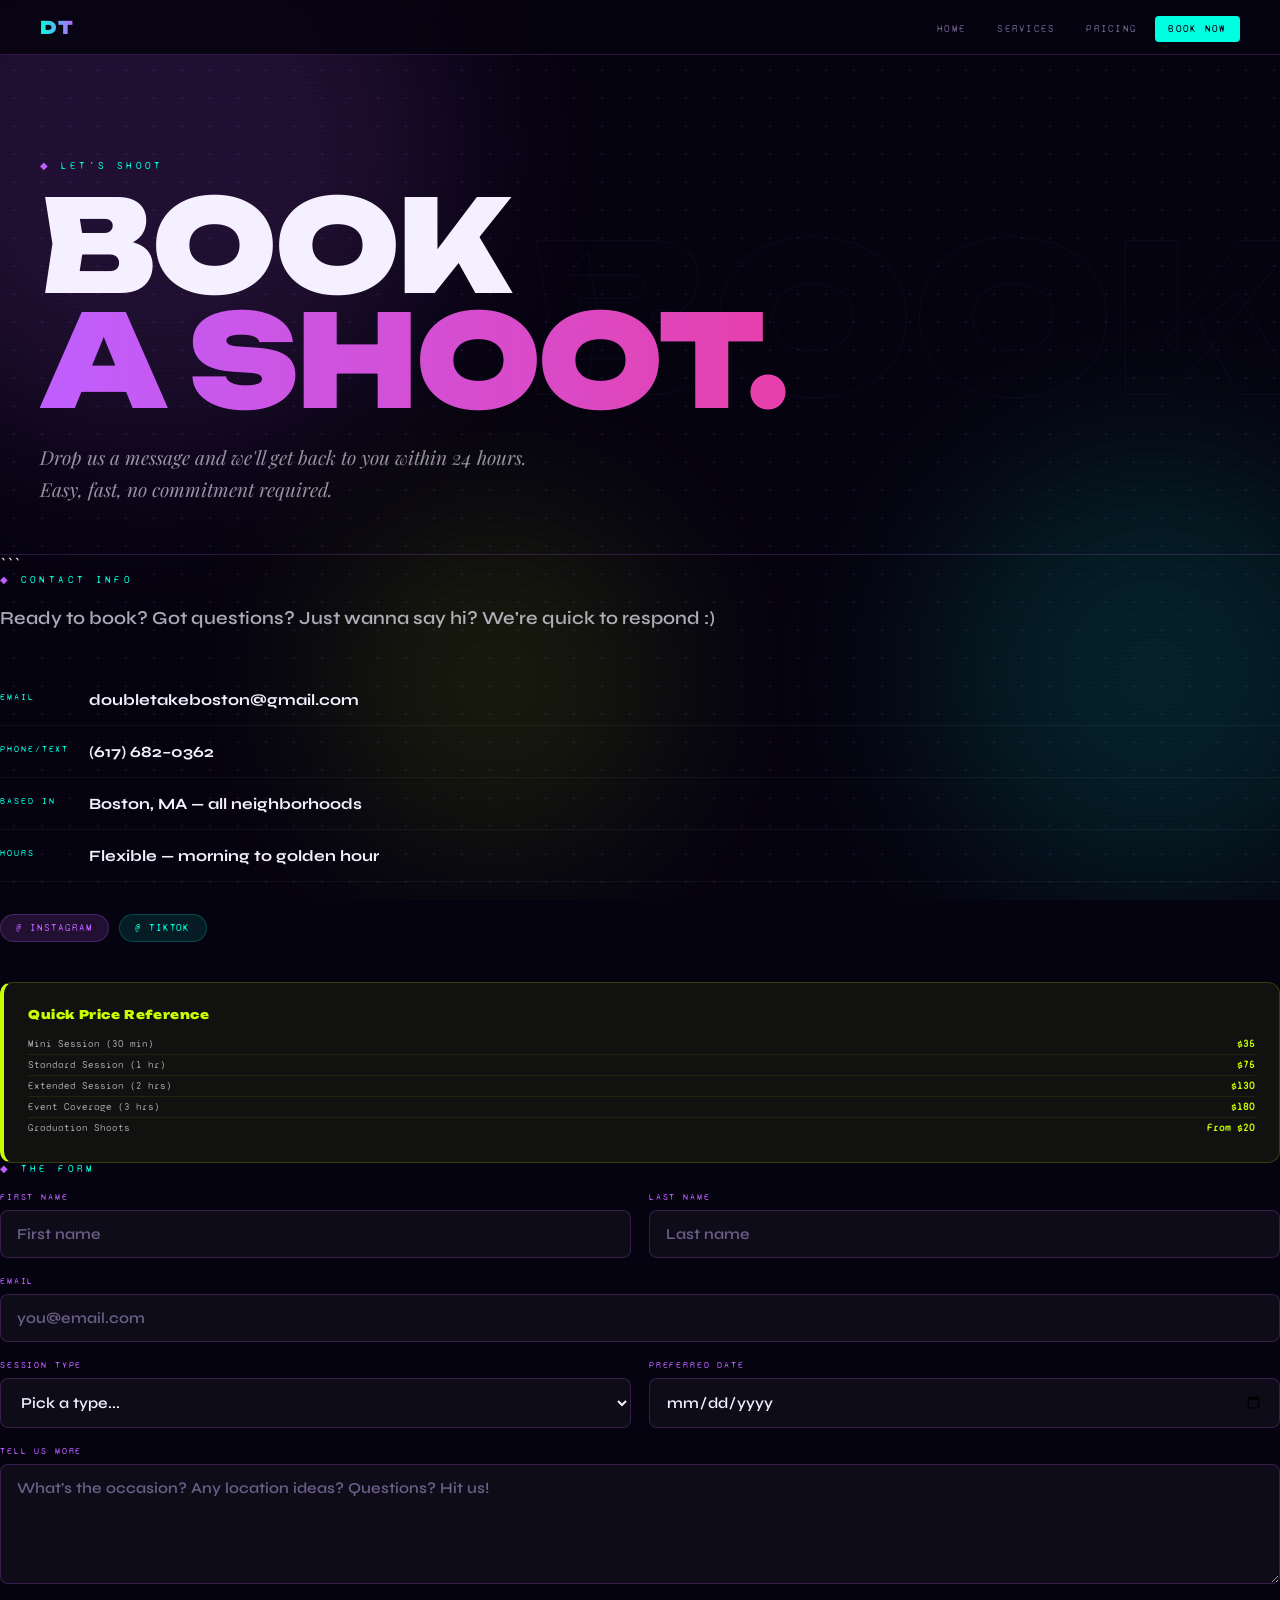
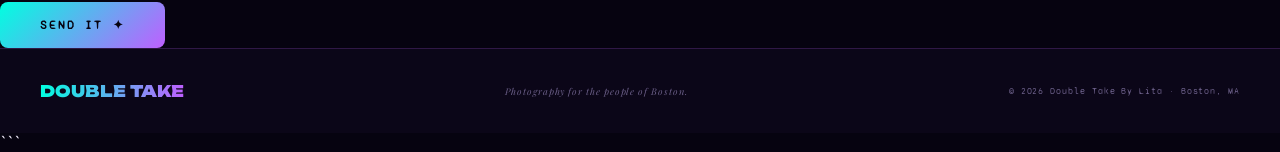
<file: book.html>
<!DOCTYPE html>

<html lang="en">
<head>
  <meta charset="UTF-8" />
  <meta name="viewport" content="width=device-width, initial-scale=1.0" />
  <title>Book a Shoot — Double Take Boston</title>
  <link rel="stylesheet" href="style.css" />
  <style>
    .pg-hero {
      padding: 5rem 2.5rem 3rem;
      position: relative; overflow: hidden;
      border-bottom: 1px solid var(--border);
    }
    .pg-title {
      font-family: 'Unbounded', sans-serif; font-weight: 900;
      font-size: clamp(3.5rem, 10vw, 9rem);
      line-height: 0.9; letter-spacing: -0.02em;
    }
    .pg-title .t1 { display: block; color: var(--white); }
    .pg-title .t2 {
      display: block;
      background: linear-gradient(90deg, var(--purple), var(--pink, #ff2d78));
      -webkit-background-clip: text; -webkit-text-fill-color: transparent; background-clip: text;
    }
    .pg-sub {
      font-family: 'Playfair Display', serif; font-style: italic;
      font-size: 1.2rem; color: rgba(245,240,255,0.6);
      margin-top: 1.5rem; max-width: 500px; line-height: 1.65;
    }
    .pg-ghost {
      position: absolute; right: -1rem; top: 50%; transform: translateY(-50%);
      font-family: 'Unbounded', sans-serif; font-weight: 900;
      font-size: clamp(5rem, 16vw, 14rem);
      color: transparent; -webkit-text-stroke: 1px rgba(191,95,255,0.06);
      pointer-events: none; user-select: none; line-height: 1;
    }

```
/* ── CONTACT GRID ── */
.contact-section {
  padding: 4rem 2.5rem;
  position: relative; z-index: 1;
  display: grid; grid-template-columns: 1fr 1.4fr;
  gap: 5rem; align-items: start;
}

/* LEFT */
.contact-info-block { }
.contact-tagline {
  font-size: 1.15rem; font-weight: 600;
  color: rgba(245,240,255,0.7); line-height: 1.75;
  margin-top: 1rem; margin-bottom: 2.5rem;
}

.info-item {
  display: flex; gap: 1.2rem; align-items: flex-start;
  padding: 1rem 0; border-bottom: 1px solid rgba(255,255,255,0.05);
}
.info-label {
  font-family: 'Syne Mono', monospace; font-size: 0.55rem;
  letter-spacing: 0.22em; text-transform: uppercase; color: var(--teal);
  min-width: 70px; padding-top: 0.1rem; flex-shrink: 0;
}
.info-val { font-size: 0.98rem; font-weight: 700; color: var(--white); }
.info-val a { color: var(--white); text-decoration: none; }
.info-val a:hover { color: var(--teal); }

.social-links { display: flex; gap: 0.6rem; margin-top: 2rem; }
.sl {
  font-family: 'Syne Mono', monospace; font-size: 0.6rem;
  letter-spacing: 0.1em; text-transform: uppercase;
  padding: 0.45rem 0.95rem; border-radius: 20px;
  text-decoration: none; transition: transform 0.2s;
}
.sl:hover { transform: translateY(-2px); }
.sl-ig { background: rgba(191,95,255,0.15); color: var(--purple); border: 1px solid rgba(191,95,255,0.25); }
.sl-tt { background: rgba(0,255,224,0.1); color: var(--teal); border: 1px solid rgba(0,255,224,0.2); }

/* price reminder */
.price-reminder {
  margin-top: 2.5rem;
  padding: 1.5rem;
  background: rgba(200,255,0,0.06);
  border: 1px solid rgba(200,255,0,0.2);
  border-radius: 12px;
  border-left: 4px solid var(--green);
}
.pr-title {
  font-family: 'Unbounded', sans-serif; font-weight: 900;
  font-size: 0.75rem; color: var(--green); letter-spacing: 0.05em;
  margin-bottom: 0.75rem;
}
.pr-list { list-style: none; }
.pr-list li {
  font-family: 'Syne Mono', monospace; font-size: 0.6rem;
  color: rgba(245,240,255,0.65); padding: 0.25rem 0;
  display: flex; justify-content: space-between;
  border-bottom: 1px solid rgba(200,255,0,0.08);
}
.pr-list li:last-child { border: none; }
.pr-list li span { color: var(--green); font-weight: 700; }

/* RIGHT — FORM */
.form-wrap { }

form {
  display: flex; flex-direction: column; gap: 1.1rem;
}
.frow { display: grid; grid-template-columns: 1fr 1fr; gap: 1.1rem; }
.fgroup { display: flex; flex-direction: column; gap: 0.45rem; }
.flabel {
  font-family: 'Syne Mono', monospace; font-size: 0.58rem;
  letter-spacing: 0.2em; text-transform: uppercase; color: var(--purple);
}
input[type=text], input[type=email], input[type=date], select, textarea {
  background: rgba(255,255,255,0.04);
  border: 1px solid rgba(191,95,255,0.22);
  border-radius: 8px;
  color: var(--white);
  font-family: 'Syne', sans-serif; font-size: 0.95rem; font-weight: 600;
  padding: 0.85rem 1rem;
  outline: none;
  transition: border-color 0.2s, background 0.2s, box-shadow 0.2s;
  width: 100%;
}
input:focus, select:focus, textarea:focus {
  border-color: var(--teal);
  background: rgba(0,255,224,0.04);
  box-shadow: 0 0 0 3px rgba(0,255,224,0.1);
}
input::placeholder, textarea::placeholder { color: var(--muted); }
select option { background: #0b0618; }
textarea { resize: vertical; min-height: 120px; }

.submit-btn {
  background: linear-gradient(135deg, var(--teal), var(--purple));
  color: var(--bg);
  font-family: 'Syne Mono', monospace; font-size: 0.72rem;
  font-weight: 700; letter-spacing: 0.18em; text-transform: uppercase;
  padding: 1rem 2.5rem; border: none; border-radius: 8px;
  cursor: pointer; align-self: flex-start;
  transition: transform 0.2s, box-shadow 0.2s;
}
.submit-btn:hover { transform: translateY(-3px); box-shadow: 0 8px 30px rgba(0,255,224,0.3); }

@media(max-width:800px){
  .contact-section { grid-template-columns: 1fr; gap: 3rem; }
  .frow { grid-template-columns: 1fr; }
  .pg-ghost { display: none; }
}
```

  </style>
</head>
<body>
  <div class="blobs"><div class="blob b1"></div><div class="blob b2"></div><div class="blob b3"></div></div>

  <nav id="nav">
    <a class="nav-logo" href="index.html">DT</a>
    <ul class="nav-links">
      <li><a href="index.html">Home</a></li>
      <li><a href="services.html">Services</a></li>
      <li><a href="pricing.html">Pricing</a></li>
      <li><a href="book.html" class="active">Book Now</a></li>
    </ul>
  </nav>

  <div class="page">
    <section class="pg-hero">
      <div class="pg-ghost">BOOK</div>
      <div class="label">Let's Shoot</div>
      <h1 class="pg-title">
        <span class="t1">BOOK</span>
        <span class="t2">A SHOOT.</span>
      </h1>
      <p class="pg-sub">Drop us a message and we'll get back to you within 24 hours. Easy, fast, no commitment required.</p>
    </section>

```
<section class="contact-section">
  <!-- LEFT -->
  <div class="contact-info-block reveal">
    <div class="label">Contact Info</div>
    <p class="contact-tagline">Ready to book? Got questions? Just wanna say hi? We're quick to respond :)</p>

    <div class="info-item">
      <span class="info-label">Email</span>
      <span class="info-val"><a href="mailto:doubletakeboston@gmail.com">doubletakeboston@gmail.com</a></span>
    </div>
    <div class="info-item">
      <span class="info-label">Phone/Text</span>
      <span class="info-val"><a href="tel:6176820362">(617) 682–0362</a></span>
    </div>
    <div class="info-item">
      <span class="info-label">Based In</span>
      <span class="info-val">Boston, MA — all neighborhoods</span>
    </div>
    <div class="info-item">
      <span class="info-label">Hours</span>
      <span class="info-val">Flexible — morning to golden hour</span>
    </div>

    <div class="social-links">
      <a class="sl sl-ig" href="#" target="_blank">@ Instagram</a>
      <a class="sl sl-tt" href="#" target="_blank">@ TikTok</a>
    </div>

    <div class="price-reminder">
      <div class="pr-title">Quick Price Reference</div>
      <ul class="pr-list">
        <li>Mini Session (30 min) <span>$35</span></li>
        <li>Standard Session (1 hr) <span>$75</span></li>
        <li>Extended Session (2 hrs) <span>$130</span></li>
        <li>Event Coverage (3 hrs) <span>$180</span></li>
        <li>Graduation Shoots <span>From $20</span></li>
      </ul>
    </div>
  </div>

  <!-- RIGHT — FORM -->
  <div class="form-wrap reveal" style="transition-delay:0.15s;">
    <div class="label">The Form</div>

    <form action="https://formspree.io/f/xzdywjkd" method="POST">
      <input type="text" name="_gotcha" style="display:none" />

      <div class="frow">
        <div class="fgroup">
          <label class="flabel">First Name</label>
          <input type="text" name="first_name" placeholder="First name" />
        </div>
        <div class="fgroup">
          <label class="flabel">Last Name</label>
          <input type="text" name="last_name" placeholder="Last name" />
        </div>
      </div>

      <div class="fgroup">
        <label class="flabel">Email</label>
        <input type="email" name="email" placeholder="you@email.com" />
      </div>

      <div class="frow">
        <div class="fgroup">
          <label class="flabel">Session Type</label>
          <select name="session_type">
            <option value="">Pick a type...</option>
            <option>Mini Session ($35)</option>
            <option>Standard Session ($75)</option>
            <option>Extended Session ($130)</option>
            <option>Event Coverage ($180)</option>
            <option>Graduation Shoot (from $20)</option>
            <option>Other / Custom</option>
          </select>
        </div>
        <div class="fgroup">
          <label class="flabel">Preferred Date</label>
          <input type="date" name="preferred_date" />
        </div>
      </div>

      <div class="fgroup">
        <label class="flabel">Tell Us More</label>
        <textarea name="message" placeholder="What's the occasion? Any location ideas? Questions? Hit us!"></textarea>
      </div>

      <button class="submit-btn" type="submit">Send It ✦</button>
    </form>
  </div>
</section>

<footer>
  <a class="footer-logo" href="index.html">DOUBLE TAKE</a>
  <p style="font-style:italic;font-family:'Playfair Display',serif;color:var(--muted)">Photography for the people of Boston.</p>
  <p>© 2026 Double Take By Lita · Boston, MA</p>
</footer>
```

  </div>

  <script>
    const obs = new IntersectionObserver(es => es.forEach(e => { if(e.isIntersecting){e.target.classList.add('visible');obs.unobserve(e.target);} }), {threshold:0.06});
    document.querySelectorAll('.reveal').forEach(r => obs.observe(r));
    let ly=0; const nav=document.getElementById('nav');
    window.addEventListener('scroll',()=>{const y=window.scrollY;nav.style.transform=(y>80&&y>ly)?'translateY(-100%)':'translateY(0)';ly=y;});
  </script>

</body>
</html>
</file>
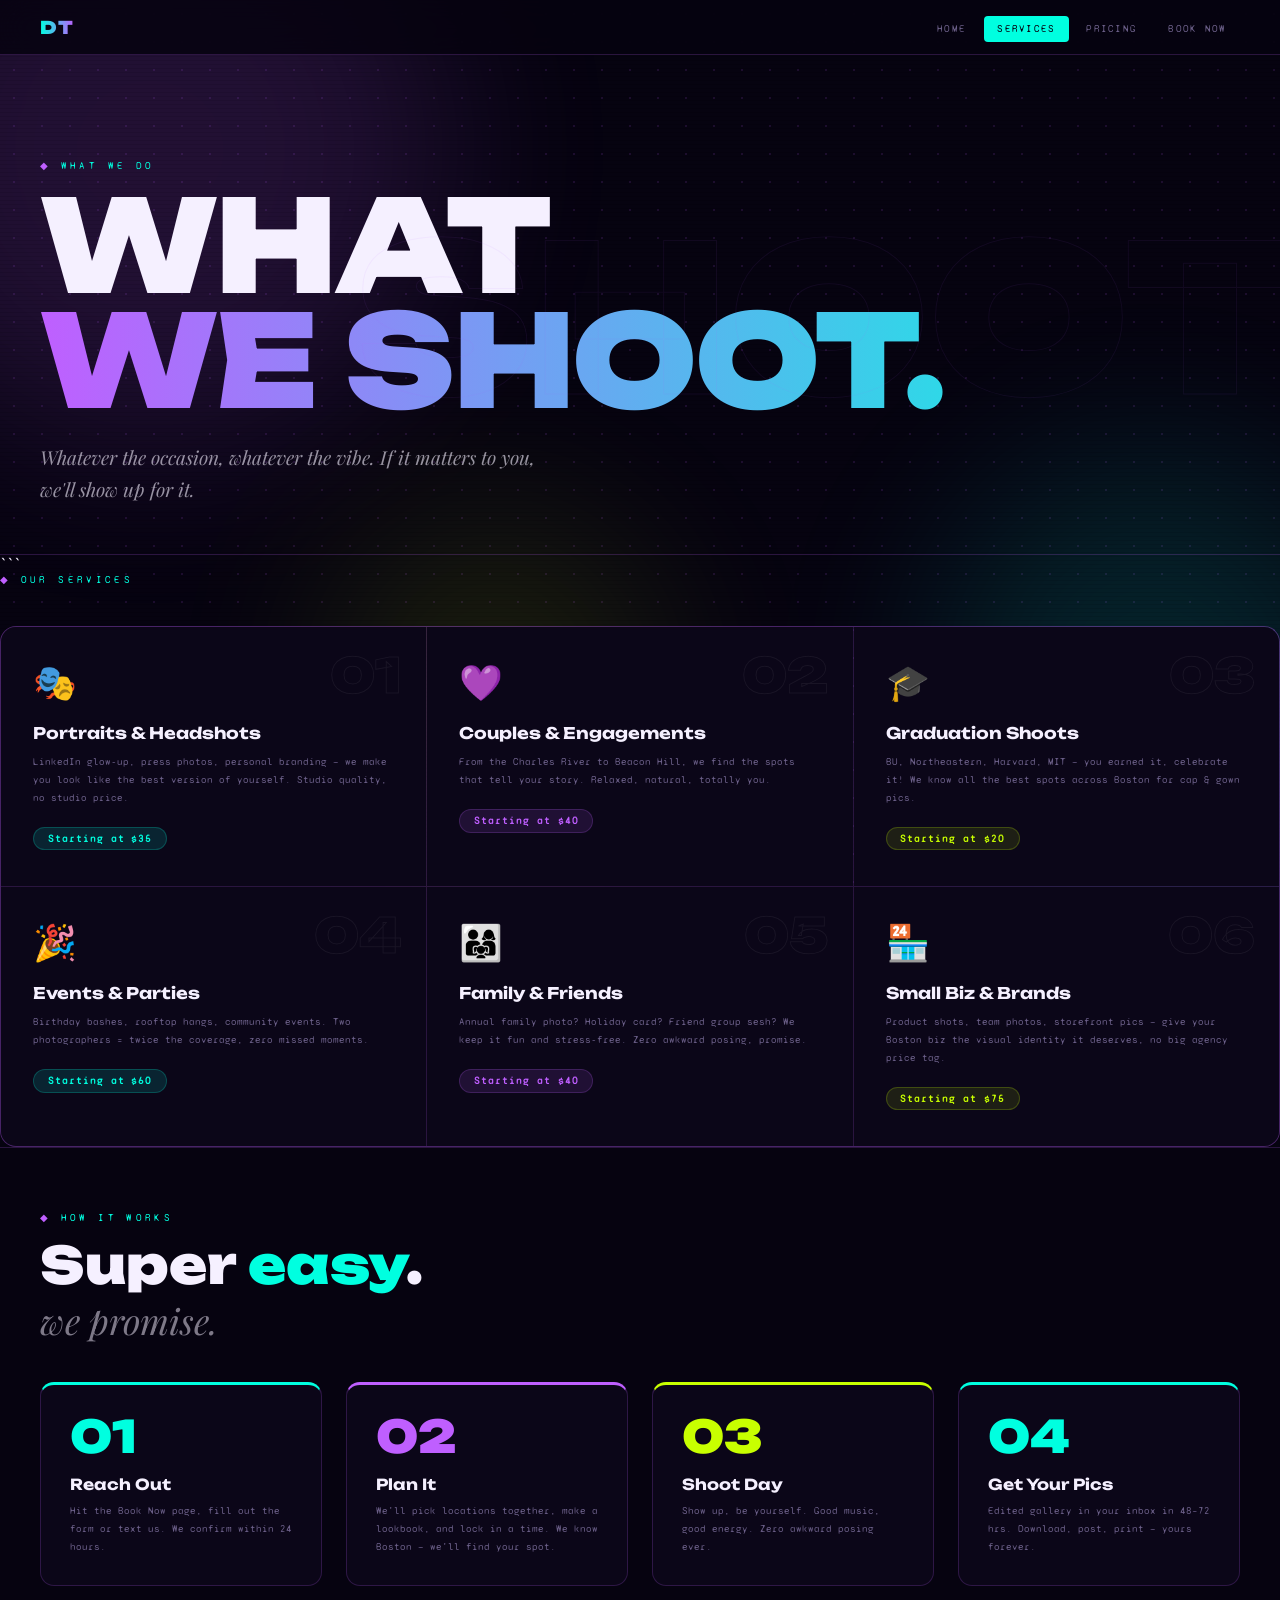
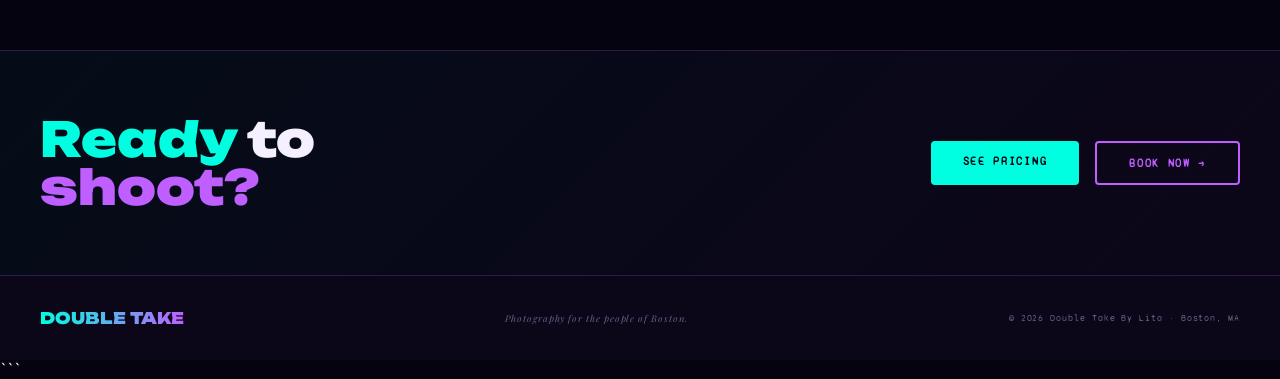
<file: services.html>
<!DOCTYPE html>

<html lang="en">
<head>
  <meta charset="UTF-8" />
  <meta name="viewport" content="width=device-width, initial-scale=1.0" />
  <title>Services — Double Take Boston</title>
  <link rel="stylesheet" href="style.css" />
  <style>
    .pg-hero {
      padding: 5rem 2.5rem 3rem;
      position: relative; overflow: hidden;
      border-bottom: 1px solid var(--border);
    }
    .pg-title {
      font-family: 'Unbounded', sans-serif; font-weight: 900;
      font-size: clamp(3.5rem, 10vw, 9rem);
      line-height: 0.9; letter-spacing: -0.02em;
    }
    .pg-title .t1 { display: block; color: var(--white); }
    .pg-title .t2 {
      display: block;
      background: linear-gradient(90deg, var(--purple), var(--teal));
      -webkit-background-clip: text; -webkit-text-fill-color: transparent; background-clip: text;
    }
    .pg-sub {
      font-family: 'Playfair Display', serif; font-style: italic;
      font-size: 1.2rem; color: rgba(245,240,255,0.6);
      margin-top: 1.5rem; max-width: 500px; line-height: 1.65;
    }
    .pg-ghost {
      position: absolute; right: -1rem; top: 50%; transform: translateY(-50%);
      font-family: 'Unbounded', sans-serif; font-weight: 900;
      font-size: clamp(5rem, 16vw, 14rem);
      color: transparent; -webkit-text-stroke: 1px rgba(191,95,255,0.07);
      pointer-events: none; user-select: none; line-height: 1;
    }

```
/* ── SERVICES GRID ── */
.services-section { padding: 4rem 2.5rem; position: relative; z-index: 1; }

.services-grid {
  display: grid;
  grid-template-columns: repeat(3, 1fr);
  gap: 1px;
  background: var(--border);
  border: 1px solid var(--border);
  border-radius: 16px;
  overflow: hidden;
  margin-top: 2.5rem;
}

.svc {
  background: var(--bg2);
  padding: 2.2rem 2rem;
  position: relative; overflow: hidden;
  transition: background 0.25s, transform 0.25s;
}
.svc::before {
  content: ''; position: absolute; inset: 0; opacity: 0; transition: opacity 0.3s;
}
.svc.c1::before { background: radial-gradient(circle at top left, rgba(0,255,224,0.1), transparent 65%); }
.svc.c2::before { background: radial-gradient(circle at top left, rgba(191,95,255,0.1), transparent 65%); }
.svc.c3::before { background: radial-gradient(circle at top left, rgba(200,255,0,0.08), transparent 65%); }
.svc.c4::before { background: radial-gradient(circle at top left, rgba(255,45,120,0.08), transparent 65%); }
.svc.c5::before { background: radial-gradient(circle at top left, rgba(191,95,255,0.1), transparent 65%); }
.svc.c6::before { background: radial-gradient(circle at top left, rgba(0,255,224,0.1), transparent 65%); }
.svc:hover::before { opacity: 1; }

.svc-icon { font-size: 2.2rem; margin-bottom: 1.2rem; }
.svc-num {
  position: absolute; top: 1.5rem; right: 1.5rem;
  font-family: 'Unbounded', sans-serif; font-weight: 900;
  font-size: 3rem; color: transparent; -webkit-text-stroke: 1px rgba(255,255,255,0.06);
  line-height: 1;
}
.svc-name {
  font-family: 'Unbounded', sans-serif; font-weight: 700;
  font-size: 1rem; color: var(--white); margin-bottom: 0.7rem; line-height: 1.2;
}
.svc-desc {
  font-family: 'Syne Mono', monospace; font-size: 0.6rem;
  line-height: 1.85; color: var(--muted);
}
.svc-price {
  display: inline-block; margin-top: 1.2rem;
  font-family: 'Syne Mono', monospace; font-size: 0.62rem;
  font-weight: 700; letter-spacing: 0.1em;
  padding: 0.3rem 0.85rem; border-radius: 20px;
}
.p-t { background: rgba(0,255,224,0.12); color: var(--teal); border: 1px solid rgba(0,255,224,0.2); }
.p-p { background: rgba(191,95,255,0.12); color: var(--purple); border: 1px solid rgba(191,95,255,0.2); }
.p-g { background: rgba(200,255,0,0.1); color: var(--green); border: 1px solid rgba(200,255,0,0.2); }

/* ── PROCESS ── */
.process-section {
  padding: 4rem 2.5rem;
  position: relative; z-index: 1;
  border-top: 1px solid var(--border);
}
.process-grid {
  display: grid; grid-template-columns: repeat(4,1fr);
  gap: 1.5rem; margin-top: 2.5rem;
}
.step {
  background: var(--bg2);
  border: 1px solid var(--border);
  border-radius: 14px; padding: 1.8rem;
  position: relative; overflow: hidden;
  transition: transform 0.2s;
}
.step:hover { transform: translateY(-5px); }
.step-border-t { border-top: 3px solid; }
.st1 { border-top-color: var(--teal); }
.st2 { border-top-color: var(--purple); }
.st3 { border-top-color: var(--green); }
.st4 { border-top-color: var(--teal); }

.step-n {
  font-family: 'Unbounded', sans-serif; font-weight: 900;
  font-size: 2.8rem; line-height: 1; margin-bottom: 1rem;
}
.st1 .step-n { color: var(--teal); }
.st2 .step-n { color: var(--purple); }
.st3 .step-n { color: var(--green); }
.st4 .step-n { color: var(--teal); }
.step-title { font-family: 'Unbounded', sans-serif; font-weight: 700; font-size: 0.95rem; color: var(--white); margin-bottom: 0.6rem; }
.step-desc { font-family: 'Syne Mono', monospace; font-size: 0.6rem; line-height: 1.85; color: var(--muted); }

/* ── CTA ── */
.cta-strip {
  position: relative; z-index: 1;
  padding: 4rem 2.5rem;
  border-top: 1px solid var(--border);
  display: flex; align-items: center; justify-content: space-between; gap: 2rem; flex-wrap: wrap;
  background: linear-gradient(135deg, rgba(0,255,224,0.04), rgba(191,95,255,0.04));
}
.cta-text {
  font-family: 'Unbounded', sans-serif; font-weight: 900;
  font-size: clamp(1.8rem, 4vw, 3rem); line-height: 1;
}
.cta-text .ct { color: var(--teal); }
.cta-text .cp { color: var(--purple); }

@media(max-width:800px){
  .services-grid{grid-template-columns:1fr 1fr;}
  .process-grid{grid-template-columns:1fr 1fr;}
  .pg-ghost{display:none;}
}
@media(max-width:560px){
  .services-grid{grid-template-columns:1fr;}
  .process-grid{grid-template-columns:1fr;}
}
```

  </style>
</head>
<body>
  <div class="blobs"><div class="blob b1"></div><div class="blob b2"></div><div class="blob b3"></div></div>

  <nav id="nav">
    <a class="nav-logo" href="index.html">DT</a>
    <ul class="nav-links">
      <li><a href="index.html">Home</a></li>
      <li><a href="services.html" class="active">Services</a></li>
      <li><a href="pricing.html">Pricing</a></li>
      <li><a href="book.html">Book Now</a></li>
    </ul>
  </nav>

  <div class="page">
    <section class="pg-hero">
      <div class="pg-ghost">SHOOT</div>
      <div class="label">What We Do</div>
      <h1 class="pg-title">
        <span class="t1">WHAT</span>
        <span class="t2">WE SHOOT.</span>
      </h1>
      <p class="pg-sub">Whatever the occasion, whatever the vibe. If it matters to you, we'll show up for it.</p>
    </section>

```
<section class="services-section">
  <div class="label">Our Services</div>
  <div class="services-grid reveal">
    <div class="svc c1">
      <div class="svc-num">01</div>
      <div class="svc-icon">🎭</div>
      <div class="svc-name">Portraits &amp; Headshots</div>
      <p class="svc-desc">LinkedIn glow-up, press photos, personal branding — we make you look like the best version of yourself. Studio quality, no studio price.</p>
      <span class="svc-price p-t">Starting at $35</span>
    </div>
    <div class="svc c2">
      <div class="svc-num">02</div>
      <div class="svc-icon">💜</div>
      <div class="svc-name">Couples &amp; Engagements</div>
      <p class="svc-desc">From the Charles River to Beacon Hill, we find the spots that tell your story. Relaxed, natural, totally you.</p>
      <span class="svc-price p-p">Starting at $40</span>
    </div>
    <div class="svc c3">
      <div class="svc-num">03</div>
      <div class="svc-icon">🎓</div>
      <div class="svc-name">Graduation Shoots</div>
      <p class="svc-desc">BU, Northeastern, Harvard, MIT — you earned it, celebrate it! We know all the best spots across Boston for cap &amp; gown pics.</p>
      <span class="svc-price p-g">Starting at $20</span>
    </div>
    <div class="svc c4">
      <div class="svc-num">04</div>
      <div class="svc-icon">🎉</div>
      <div class="svc-name">Events &amp; Parties</div>
      <p class="svc-desc">Birthday bashes, rooftop hangs, community events. Two photographers = twice the coverage, zero missed moments.</p>
      <span class="svc-price p-t">Starting at $60</span>
    </div>
    <div class="svc c5">
      <div class="svc-num">05</div>
      <div class="svc-icon">👨‍👩‍👧</div>
      <div class="svc-name">Family &amp; Friends</div>
      <p class="svc-desc">Annual family photo? Holiday card? Friend group sesh? We keep it fun and stress-free. Zero awkward posing, promise.</p>
      <span class="svc-price p-p">Starting at $40</span>
    </div>
    <div class="svc c6">
      <div class="svc-num">06</div>
      <div class="svc-icon">🏪</div>
      <div class="svc-name">Small Biz &amp; Brands</div>
      <p class="svc-desc">Product shots, team photos, storefront pics — give your Boston biz the visual identity it deserves, no big agency price tag.</p>
      <span class="svc-price p-g">Starting at $75</span>
    </div>
  </div>
</section>

<section class="process-section">
  <div class="label">How It Works</div>
  <h2 style="font-family:'Unbounded',sans-serif;font-weight:900;font-size:clamp(2rem,4vw,3.5rem);line-height:1;">
    Super <span style="color:var(--teal)">easy</span>.<br/>
    <span style="font-family:'Playfair Display',serif;font-style:italic;font-weight:400;font-size:0.7em;color:rgba(245,240,255,0.5)">we promise.</span>
  </h2>
  <div class="process-grid reveal">
    <div class="step step-border-t st1">
      <div class="step-n">01</div>
      <div class="step-title">Reach Out</div>
      <p class="step-desc">Hit the Book Now page, fill out the form or text us. We confirm within 24 hours.</p>
    </div>
    <div class="step step-border-t st2">
      <div class="step-n">02</div>
      <div class="step-title">Plan It</div>
      <p class="step-desc">We'll pick locations together, make a lookbook, and lock in a time. We know Boston — we'll find your spot.</p>
    </div>
    <div class="step step-border-t st3">
      <div class="step-n">03</div>
      <div class="step-title">Shoot Day</div>
      <p class="step-desc">Show up, be yourself. Good music, good energy. Zero awkward posing ever.</p>
    </div>
    <div class="step step-border-t st4">
      <div class="step-n">04</div>
      <div class="step-title">Get Your Pics</div>
      <p class="step-desc">Edited gallery in your inbox in 48–72 hrs. Download, post, print — yours forever.</p>
    </div>
  </div>
</section>

<div class="cta-strip reveal">
  <div class="cta-text">
    <span class="ct">Ready</span> to<br/>
    <span class="cp">shoot?</span>
  </div>
  <div style="display:flex;gap:1rem;flex-wrap:wrap;">
    <a href="pricing.html" class="btn btn-teal">See Pricing</a>
    <a href="book.html" class="btn btn-outline">Book Now →</a>
  </div>
</div>

<footer>
  <a class="footer-logo" href="index.html">DOUBLE TAKE</a>
  <p style="font-style:italic;font-family:'Playfair Display',serif;color:var(--muted)">Photography for the people of Boston.</p>
  <p>© 2026 Double Take By Lita · Boston, MA</p>
</footer>
```

  </div>

  <script>
    const obs = new IntersectionObserver(es => es.forEach(e => { if(e.isIntersecting){e.target.classList.add('visible');obs.unobserve(e.target);} }), {threshold:0.06});
    document.querySelectorAll('.reveal').forEach(r => obs.observe(r));
    let ly=0; const nav=document.getElementById('nav');
    window.addEventListener('scroll',()=>{const y=window.scrollY;nav.style.transform=(y>80&&y>ly)?'translateY(-100%)':'translateY(0)';ly=y;});
  </script>

</body>
</html>
</file>
<file: style.css>
@import url('https://fonts.googleapis.com/css2?family=Unbounded:wght@400;700;900&family=Syne+Mono&family=Syne:wght@400;600;700;800&family=Playfair+Display:ital,wght@1,400;1,700&display=swap');

:root {
  --bg:     #060310;
  --bg2:    #0b0618;
  --teal:   #00ffe0;
  --purple: #bf5fff;
  --green:  #c8ff00;
  --pink:   #ff2d78;
  --white:  #f5f0ff;
  --muted:  #6b5f88;
  --border: rgba(191,95,255,0.2);
}

*, *::before, *::after { box-sizing: border-box; margin: 0; padding: 0; }
html { scroll-behavior: smooth; }

body {
  background: var(--bg);
  color: var(--white);
  font-family: 'Syne', sans-serif;
  overflow-x: hidden;
  min-height: 100vh;
}

/* ── NOISE + GRID BACKGROUND ── */
body::before {
  content: '';
  position: fixed;
  inset: 0;
  background-image:
    radial-gradient(circle, rgba(191,95,255,0.12) 1px, transparent 1px);
  background-size: 28px 28px;
  pointer-events: none;
  z-index: 0;
}
body::after {
  content: '';
  position: fixed;
  inset: 0;
  background: repeating-linear-gradient(
    0deg,
    transparent,
    transparent 3px,
    rgba(0,0,0,0.08) 3px,
    rgba(0,0,0,0.08) 4px
  );
  pointer-events: none;
  z-index: 0;
}

/* ── BLOBS ── */
.blobs { position: fixed; inset: 0; pointer-events: none; z-index: 0; overflow: hidden; }
.blob { position: absolute; border-radius: 50%; filter: blur(90px); animation: drift 14s ease-in-out infinite alternate; }
.b1 { width: 600px; height: 600px; background: var(--purple); opacity: 0.15; top: -150px; left: -150px; animation-duration: 18s; }
.b2 { width: 450px; height: 450px; background: var(--teal);   opacity: 0.12; top: 50%; right: -100px; animation-duration: 12s; animation-delay: -5s; }
.b3 { width: 350px; height: 350px; background: var(--green);  opacity: 0.1;  bottom: 5%; left: 25%; animation-duration: 20s; animation-delay: -9s; }
@keyframes drift {
  from { transform: translate(0,0) scale(1) rotate(0deg); }
  to   { transform: translate(50px,40px) scale(1.2) rotate(10deg); }
}

/* ── NAV ── */
nav {
  position: fixed; top: 0; left: 0; right: 0; z-index: 900;
  display: flex; justify-content: space-between; align-items: center;
  padding: 1rem 2.5rem;
  background: rgba(6,3,16,0.85);
  backdrop-filter: blur(16px);
  border-bottom: 1px solid var(--border);
  transition: transform 0.3s;
}
.nav-logo {
  font-family: 'Unbounded', sans-serif;
  font-weight: 900;
  font-size: 1.1rem;
  letter-spacing: 0.05em;
  background: linear-gradient(90deg, var(--teal), var(--purple));
  -webkit-background-clip: text; -webkit-text-fill-color: transparent; background-clip: text;
  text-decoration: none;
}
.nav-links { display: flex; gap: 0.25rem; list-style: none; }
.nav-links a {
  font-family: 'Syne Mono', monospace;
  font-size: 0.65rem; letter-spacing: 0.12em; text-transform: uppercase;
  color: var(--muted); text-decoration: none;
  padding: 0.4rem 0.85rem; border-radius: 4px;
  transition: color 0.2s, background 0.2s;
}
.nav-links a:hover, .nav-links a.active { color: var(--bg); background: var(--teal); }

/* ── PAGE WRAPPER ── */
.page { position: relative; z-index: 1; padding-top: 5rem; }

/* ── SECTION LABEL ── */
.label {
  font-family: 'Syne Mono', monospace;
  font-size: 0.6rem; letter-spacing: 0.35em; text-transform: uppercase;
  color: var(--teal); margin-bottom: 1rem;
}
.label::before { content: '◆ '; color: var(--purple); }

/* ── FOOTER ── */
footer {
  position: relative; z-index: 1;
  border-top: 1px solid var(--border);
  padding: 2rem 2.5rem;
  display: flex; justify-content: space-between; align-items: center;
  background: var(--bg2);
  flex-wrap: wrap; gap: 1rem;
}
.footer-logo {
  font-family: 'Unbounded', sans-serif; font-weight: 900; font-size: 1rem;
  background: linear-gradient(90deg, var(--teal), var(--purple));
  -webkit-background-clip: text; -webkit-text-fill-color: transparent; background-clip: text;
}
footer p { font-family: 'Syne Mono', monospace; font-size: 0.58rem; color: var(--muted); letter-spacing: 0.1em; }

/* ── TICKER ── */
.ticker-wrap {
  position: relative; z-index: 1;
  overflow: hidden; white-space: nowrap;
  padding: 0.6rem 0;
  border-top: 1px solid var(--border);
  border-bottom: 1px solid var(--border);
  background: var(--bg2);
}
.ticker-inner { display: inline-block; animation: tick 22s linear infinite; }
.ticker-inner span {
  font-family: 'Syne Mono', monospace; font-size: 0.6rem;
  letter-spacing: 0.2em; text-transform: uppercase; color: var(--muted); margin: 0 1.5rem;
}
.ticker-inner span::before { content: '✦'; margin-right: 1.5rem; color: var(--purple); }
@keyframes tick { from { transform: translateX(0); } to { transform: translateX(-50%); } }

/* ── BUTTONS ── */
.btn {
  display: inline-block; text-decoration: none;
  font-family: 'Syne Mono', monospace; font-size: 0.7rem;
  font-weight: 700; letter-spacing: 0.15em; text-transform: uppercase;
  padding: 0.85rem 2rem; border-radius: 4px; border: none; cursor: pointer;
  transition: transform 0.2s, box-shadow 0.2s;
}
.btn-teal { background: var(--teal); color: var(--bg); }
.btn-teal:hover { transform: translateY(-3px); box-shadow: 0 8px 30px rgba(0,255,224,0.35); }
.btn-outline { background: transparent; border: 2px solid var(--purple); color: var(--purple); }
.btn-outline:hover { background: var(--purple); color: var(--white); transform: translateY(-3px); }
.btn-green { background: var(--green); color: var(--bg); }
.btn-green:hover { transform: translateY(-3px); box-shadow: 0 8px 30px rgba(200,255,0,0.35); }

/* ── REVEAL ── */
.reveal { opacity: 0; transform: translateY(32px); transition: opacity 0.8s ease, transform 0.8s ease; }
.reveal.visible { opacity: 1; transform: translateY(0); }

/* ── RESPONSIVE NAV ── */
@media (max-width: 700px) {
  nav { padding: 1rem 1.5rem; }
  .nav-links a { font-size: 0.58rem; padding: 0.35rem 0.6rem; }
  footer { flex-direction: column; text-align: center; }
}
</file>
